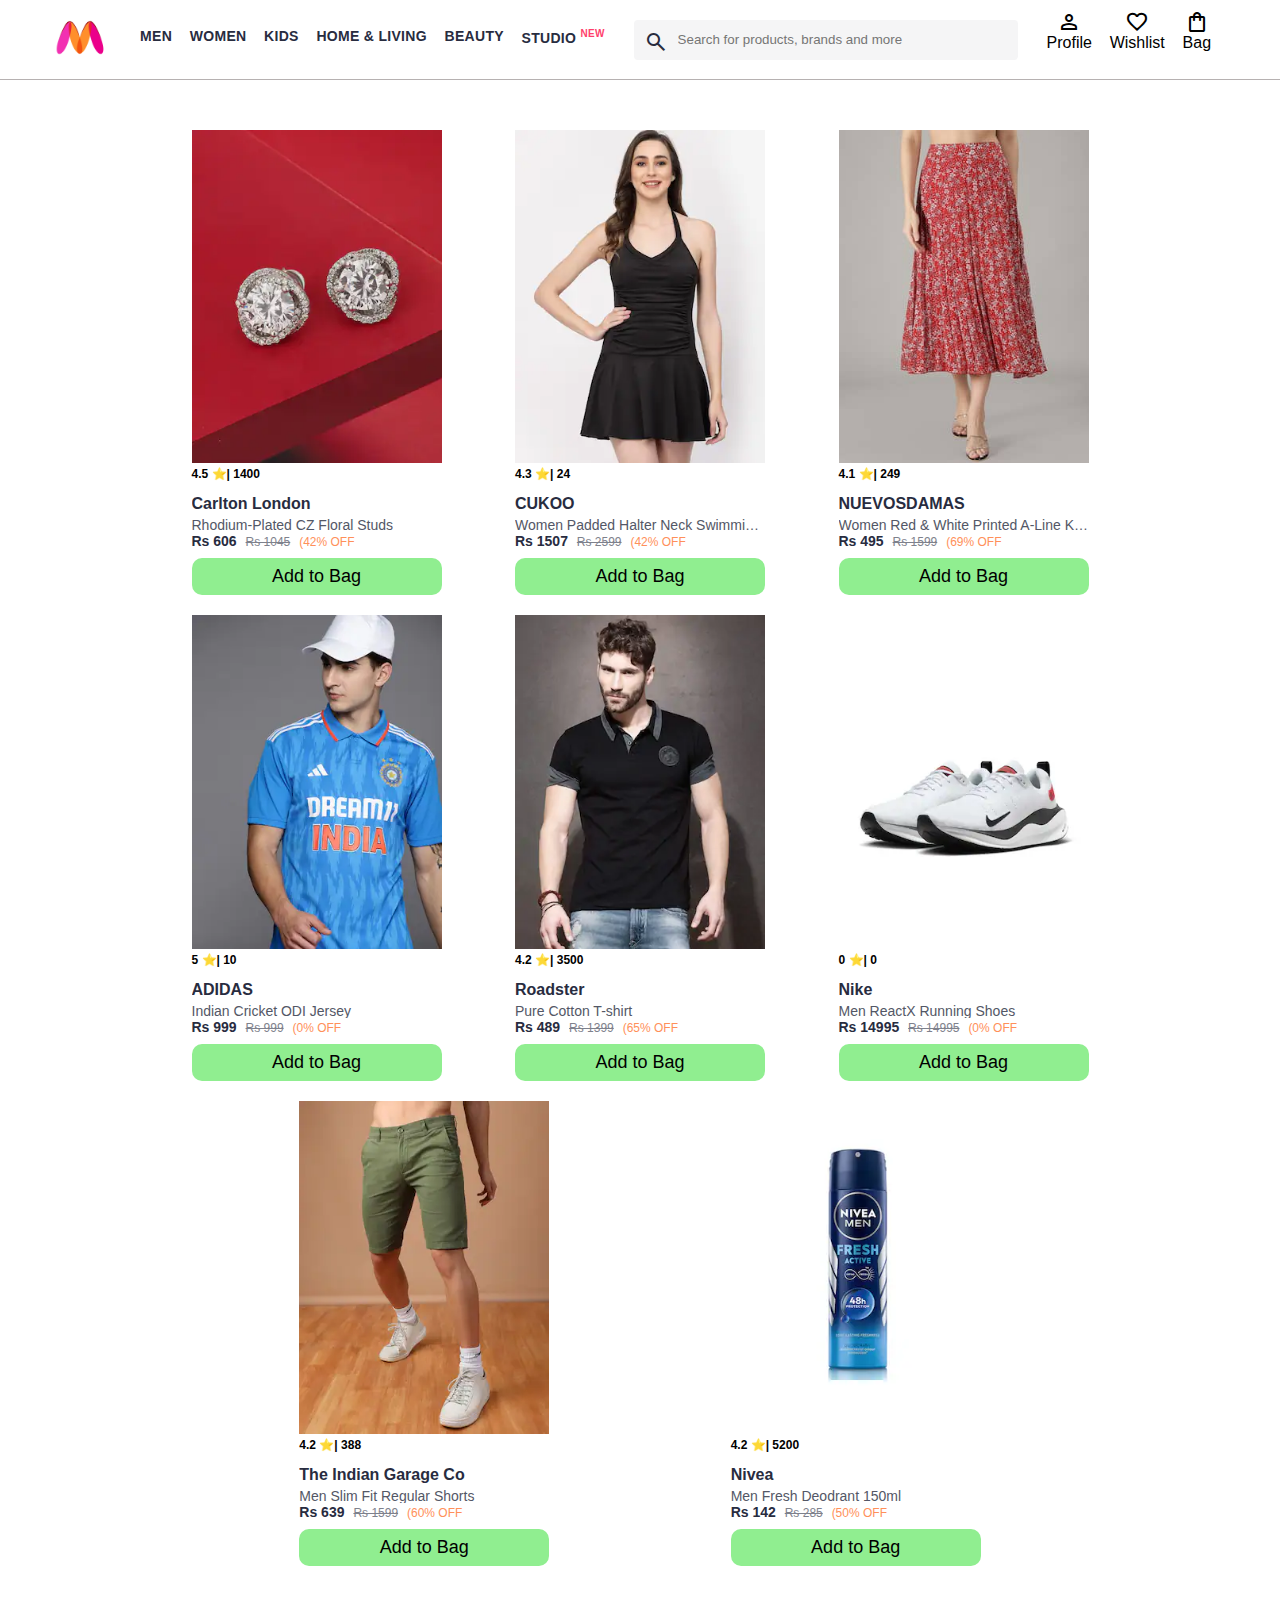
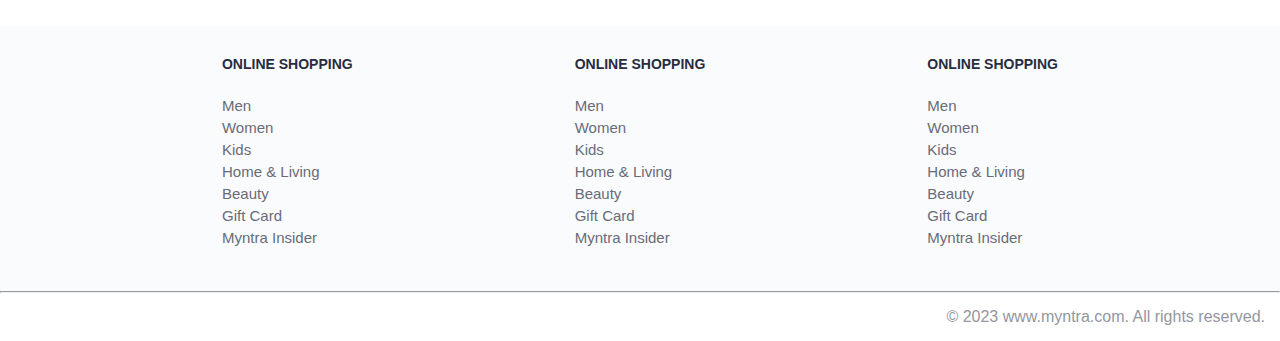
<file: index.html>
<!DOCTYPE html>
<html lang="en">
<head>
    <title>Myntra Functional Clone</title>
    <link rel="stylesheet" href="css/index.css">
    <link rel="stylesheet" href="https://fonts.googleapis.com/css2?family=Material+Symbols+Outlined:opsz,wght,FILL,GRAD@20..48,100..700,0..1,-50..200" />
</head>
<body>             
    <header>
        <div class="logo_container">
            <a href="#"><img class="myntra_home" src="images/myntra_logo.webp" alt="Myntra Home"></a>
        </div>
        <nav class="nav_bar">
            <a href="#">Men</a>
            <a href="#">Women</a>
            <a href="#">Kids</a>
            <a href="#">Home & Living</a>
            <a href="#">Beauty</a>
            <a href="#">Studio <sup>New</sup></a>
        </nav>
        <div class="search_bar">
            <span class="material-symbols-outlined search_icon">search</span>
            <input class="search_input" placeholder="Search for products, brands and more">
        </div>
        <div class="action_bar">
            <div class="action_container">
                <span class="material-symbols-outlined action_icon">person</span>
                <span class="action_name">Profile</span>
            </div>

            <div class="action_container">
                <span class="material-symbols-outlined action_icon">favorite</span>
                <span class="action_name">Wishlist</span>
            </div>

            <a class="action_container" href="pages/bag.html">
                <span class="material-symbols-outlined action_icon">shopping_bag</span>
                <span class="action_name">Bag</span>
                <span class="bag-item-count">0</span>
            </a>
        </div>
    </header>
    <main>
        <div class="items-container">
            
        </div>
        
    </main>
    <footer>
        <div class="footer_container">
            <div class="footer_column">
                <h3>ONLINE SHOPPING</h3>

                <a href="#">Men</a>
                <a href="#">Women</a>
                <a href="#">Kids</a>
                <a href="#">Home & Living</a>
                <a href="#">Beauty</a>
                <a href="#">Gift Card</a>
                <a href="#">Myntra Insider</a>
            </div>

            <div class="footer_column">
                <h3>ONLINE SHOPPING</h3>

                <a href="#">Men</a>
                <a href="#">Women</a>
                <a href="#">Kids</a>
                <a href="#">Home & Living</a>
                <a href="#">Beauty</a>
                <a href="#">Gift Card</a>
                <a href="#">Myntra Insider</a>
            </div>

            <div class="footer_column">
                <h3>ONLINE SHOPPING</h3>

                <a href="#">Men</a>
                <a href="#">Women</a>
                <a href="#">Kids</a>
                <a href="#">Home & Living</a>
                <a href="#">Beauty</a>
                <a href="#">Gift Card</a>
                <a href="#">Myntra Insider</a>
            </div>
        </div>
        <hr>

        <div class="copyright">
            © 2023 www.myntra.com. All rights reserved.
        </div>
    </footer>
    <script src="data/items.js"></script>
    <script src="scripts/index.js"></script>
</body>
</html>
</file>
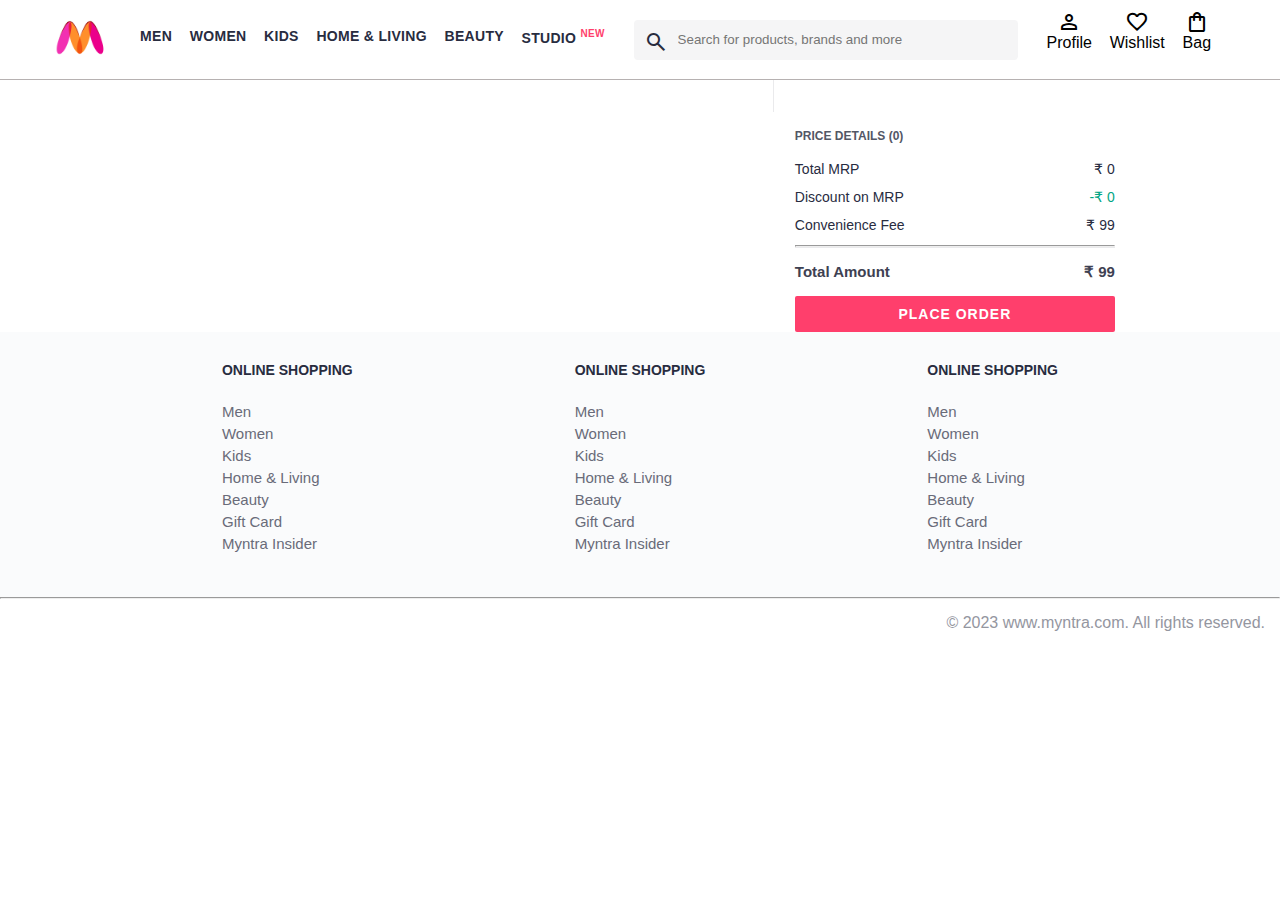
<file: pages/bag.html>
<!DOCTYPE html>
<html lang="en">
<head>
    <title>Myntra Clone</title>
    <link rel="stylesheet" href="../css/index.css">
    <link rel="stylesheet" href="../css/bag.css">
    <link rel="stylesheet" href="https://fonts.googleapis.com/css2?family=Material+Symbols+Outlined:opsz,wght,FILL,GRAD@20..48,100..700,0..1,-50..200" />
</head>
<body>
    <header>
        <div class="logo_container">
            <a href="#"><img class="myntra_home" src="../images/myntra_logo.webp" alt="Myntra Home"></a>
        </div>
        <nav class="nav_bar">
            <a href="#">Men</a>
            <a href="#">Women</a>
            <a href="#">Kids</a>
            <a href="#">Home & Living</a>
            <a href="#">Beauty</a>
            <a href="#">Studio <sup>New</sup></a>
        </nav>
        <div class="search_bar">
            <span class="material-symbols-outlined search_icon">search</span>
            <input class="search_input" placeholder="Search for products, brands and more">
        </div>
        <div class="action_bar">
            <div class="action_container">
                <span class="material-symbols-outlined action_icon">person</span>
                <span class="action_name">Profile</span>
            </div>

            <div class="action_container">
                <span class="material-symbols-outlined action_icon">favorite</span>
                <span class="action_name">Wishlist</span>
            </div>

            <div class="action_container">
                <span class="material-symbols-outlined action_icon">shopping_bag</span>
                <span class="action_name">Bag</span>
                <span class="bag-item-count">0</span>
            </div>
        </div>
    </header>
    <main>
      <div class="bag-page">
        <div class="bag-items-container">
         

        </div>

        <div class="bag-summary">
         
        </div>

      </div>
    </main>
    <footer>
        <div class="footer_container">
            <div class="footer_column">
                <h3>ONLINE SHOPPING</h3>

                <a href="#">Men</a>
                <a href="#">Women</a>
                <a href="#">Kids</a>
                <a href="#">Home & Living</a>
                <a href="#">Beauty</a>
                <a href="#">Gift Card</a>
                <a href="#">Myntra Insider</a>
            </div>

            <div class="footer_column">
                <h3>ONLINE SHOPPING</h3>

                <a href="#">Men</a>
                <a href="#">Women</a>
                <a href="#">Kids</a>
                <a href="#">Home & Living</a>
                <a href="#">Beauty</a>
                <a href="#">Gift Card</a>
                <a href="#">Myntra Insider</a>
            </div>

            <div class="footer_column">
                <h3>ONLINE SHOPPING</h3>

                <a href="#">Men</a>
                <a href="#">Women</a>
                <a href="#">Kids</a>
                <a href="#">Home & Living</a>
                <a href="#">Beauty</a>
                <a href="#">Gift Card</a>
                <a href="#">Myntra Insider</a>
            </div>
        </div>
        <hr>

        <div class="copyright">
            © 2023 www.myntra.com. All rights reserved.
        </div>
    </footer>
    <script src="../data/items.js"></script>
    <script src="../scripts/index.js"></script>
    <script src="../scripts/bag.js"></script>
</body>
</html>
</file>
<file: css/index.css>
/***************** Item Page CSS **************************/
/*.action_container {
    text-decoration: none;
}
a.action_container:link {
    color:black;
}
.item-details {
    cursor: pointer;
    width: 250px;
    margin: 10px;
}
.stars {
    font-size: 12px;
    font-weight: 700;
    text-align: left;
}
.company {
    font-size: 18px;
    font-weight: 700;
    line-height: 1;
    color: #282c3f;
    margin-bottom: 6px;
    overflow: hidden;
    text-overflow: ellipsis;
    white-space: nowrap;
    margin-top: 20px;
}
.item-name {
    color: #535766;
    font-size: 16px;
    line-height: 1;
    margin-bottom: 0;
    margin-top: 0;
    overflow: hidden;
    text-overflow: ellipsis;
    white-space: nowrap;
    font-weight: 400;
    display: block;
}
.price-container {
    margin-top: 10px;
}
.current-price {
    font-size: 14px;
    font-weight: 700;
    color: #282c3f;
}
.original-price {
    text-decoration: line-through;
    color: #7e818c;
    font-weight: 400;
    margin-left: 5px;
    font-size: 12px;
}
.discount-percentage {
    color: #ff905a;
    font-weight: 400;
    font-size: 12px;
    margin-left: 5px;
}
.btn-bag {
    background-color: lightgreen;
    border: none;
    padding: 5px 15px;
    border-radius: 10px;
    width: 100%;
    margin-top: 7px;
    font-size: 20px;
    cursor: pointer;
}
.bag-items {
    background-color: #f16565;
    white-space: nowrap;
    text-align: center;
    line-height: 18px;
    padding: 0 6px;
    height: 18px;
    position: relative;
    border-radius: 50%;
    font-size: 12px;
    color: #fff;
    left: 13px;
    top: -44px;
    font-weight: 700;
    cursor: pointer;
}*/

* {
    margin: 0;
    padding: 0;
    font-family: Assistant,-apple-system,BlinkMacSystemFont,Segoe UI,Roboto,Helvetica,Arial,sans-serif;
    box-sizing: border-box;
}
header {
    display: flex;
    background-color: #ffffff;
    height: 80px;
    justify-content: space-between;
    align-items: center;
    border-bottom: 1px solid #b6b1b1;
}
.myntra_home {
    height: 45px;
}
.logo_container {
    margin-left: 4%;
}
.action_bar {
    margin-right: 4%;
}
.nav_bar {
    display: flex;
    min-width: 500px;
    justify-content: space-evenly;
}
.nav_bar a {
    font-size: 14px;
    letter-spacing: .3px;
    color: #282c3f;
    font-weight: 700;
    text-transform: uppercase;
    text-decoration: none;
    padding: 28px 0;
    border-bottom: 5px solid #ffffff;
}
.nav_bar a:hover {
    border-bottom: 4px solid #f54e77;
}

.nav_bar a sup {
    color: #ff3f6c;
    font-size: 10px;
}

.search_bar {
    height: 40px;
    min-width: 200px;
    width: 30%;
    display: flex;
    align-items: center;
}
.search_icon {
    box-sizing: content-box;
    height: 20px;
    padding: 10px;

    background-color: #f5f5f6;
    color: #282c3f;
    font-weight: 300;
    border-radius: 4px 0 0 4px;
}
.search_input {
    color: #696e79;
    background-color: #f5f5f6;
    flex-grow: 1;
    height: 40px;
    border: 0;
    border-radius: 0 4px 4px 0;
}

.action_bar {
    display: flex;
    min-width: 200px;
    justify-content: space-evenly;
}

.action_container {
    display: flex;
    flex-direction: column;
    align-items: center;
}

/* Main section */
.banner_container {
    margin: 40px 0;
}
.banner_image {
    width: 100%;
}

.category_heading {
    text-transform: uppercase;
    color: #3e4152;
    letter-spacing: .15em;
    font-size: 1.8em;
    margin: 50px 0 10px 30px;
    max-height: 5em;
    font-weight: 700;
}

.category-items, .items-container {
    width: 80%;
    margin: 50px 10%;
    display: flex;
    flex-wrap: wrap;
    justify-content: space-evenly;
}

.sale_item {
    width: 250px;
}

.footer_container {
    padding: 30px 0px 40px 0px;
    background: #FAFBFC;
    display: flex;
    justify-content: space-evenly;
}

.footer_column {
    display: flex;
    flex-direction: column;
}

.footer_column h3 {
    color: #282c3f;
    font-size: 14px;
    margin-bottom: 25px;
}

.footer_column a {
    color: #696b79;
    font-size: 15px;
    text-decoration: none;
    padding-bottom: 5px;
}

.copyright {
    color: #94969f;
    text-align: end;
    padding: 15px;
}


.items-container{
   width: 80%;
   margin-left: 40px 10%;
   margin-top: 40px;
}

.item-container{
  width: 250px;
  margin: 10px;
}

.item-image{
  width: 100%;
}

.rating{
   font-size: 12px;
   font-weight: 700;
}

.company-name{
   margin-top: 15px;
   font-size: 16px;font-weight: 700;
   line-height: 1;
   color: #282c3f;
   margin-bottom: 6px;
   overflow: hidden;
   text-overflow: ellipsis;
   white-space: nowrap;
}

.item-name{
   color: #535766;
   font-size: 14px;
   line-height: 1;
   margin-bottom: 0;
   margin-top: 0;
   overflow: hidden;
   text-overflow: ellipsis;
   white-space: nowrap;
   font-weight: 400;
   display: block;
}

.price{
  margin-top: 2px;
  font-size: 14px;
  line-height: 15px;
  color: #282c3f;
  white-space: nowrap;
}

.current-price{
   font-size: 14px;
   font-weight: 700;
   color: #282c3f;
}

.original-price{
   text-decoration: line-through;
   color: #7e818c;
   font-weight: 400;
   margin-left: 5px;
   font-size: 12px;
}

.discount{
   color: #ff905a;
   font-weight: 400;
   font-size: 12px;
   margin-left: 5px;
}

.btn-add-bag{
    margin-top: 8px;
    font-size: 18px;
    width: 100%;
    background-color: lightgreen;
    border: none;
    padding: 8px 15px;
    border-radius: 10px;
    cursor: pointer;
}


.bag-item-count{
    background-color: #f16565;
    white-space: nowrap;
    text-align: center;
    line-height: 18px;
    padding: 0 6px;
    height: 18px;
    position: relative;
    border-radius: 50%;
    font-size: 12px;
    color: #fff;
    left: 13px;
    top: -44px;
    font-weight: 700;
    cursor: pointer;
}


.action_container {
    text-decoration: none;
}
a.action_container:link {
    color:black;
}
</file>
<file: css/bag.css>
.bag-items-container {
  display: inline-block;
  width: 64%;
  padding-right: 20px;
  border-right: 1px solid #eaeaec;
  padding-top: 32px;
  color: #282c3f;
  font-size: 13px;
  line-height: 1.42857143;
}

.bag-page {
  width: 75%;
  margin-left: 12.5%;
}

.bag-summary {
  vertical-align: top;
  display: inline-block;
  width: 35%;
  padding: 24px 0 0 16px;
  color: #282c3f;
  font-size: 13px;
  line-height: 1.42857143;
}

.bag-details-container {
  margin-bottom: 16px;
}

.price-header {
  font-size: 12px;
  font-weight: 700;
  margin: 24px 0 16px;
  color: #535766;
}

.price-item {
  margin-bottom: 12px;
  line-height: 16px;
  font-size: 14px;
  color: #282c3f;
}

.price-item-value {
  float: right;
}

.priceDetail-base-discount {
  color: #03a685;
}

.price-footer {
  font-weight: 700;
  font-size: 15px;
  padding-top: 16px;
  border-top: 1px solid #eaeaec;
  color: #3e4152;
  line-height: 16px;
}

.btn-place-order {
  width: 100%;
  letter-spacing: 1px;
  font-size: 14px;
  font-weight: 600;
  border-radius: 2px;
  border-width: 0px;
  padding: 10px 16px;
  background-color: rgb(255, 63, 108);
  color: rgb(255, 255, 255);
  cursor: pointer;
}

.bag-item-container {
  margin-bottom: 8px;
  background: #fff;
  font-size: 14px;
  border: 1px solid #eaeaec;
  border-radius: 4px;
  position: relative;
  padding: 12px 12px 0;
}

.item-left-part {
  position: absolute;
  background: rgb(255, 242, 223);
  height: 148px;
  width: 111px;
}

.item-right-part {
  padding-left: 12px;
  position: relative;
  min-height: 148px;
  margin-left: 111px;
  margin-bottom: 12px;
}

.bag-item-img {
  width: 100%;
}

.return-period {
  display: inline-flex;
  font-size: 14px;
  padding-top: 8px;
}

.return-period-days {
  font-weight: 700;
  margin-right: 4px;
}

.delivery-details {
  margin-top: 5px;
  color: #282c3f;
  font-size: 12px;
  letter-spacing: -.1px;
  margin-bottom: 8px;
  line-height: 15px;
}

.delivery-details-days {
  color: #03a685;
}

.remove-from-cart {
  position: absolute;
  font-size: 25px;
  top: 10px;
  right: 18px;
  width: 14px;
  height: 14px;
  cursor: pointer;
}
</file>
